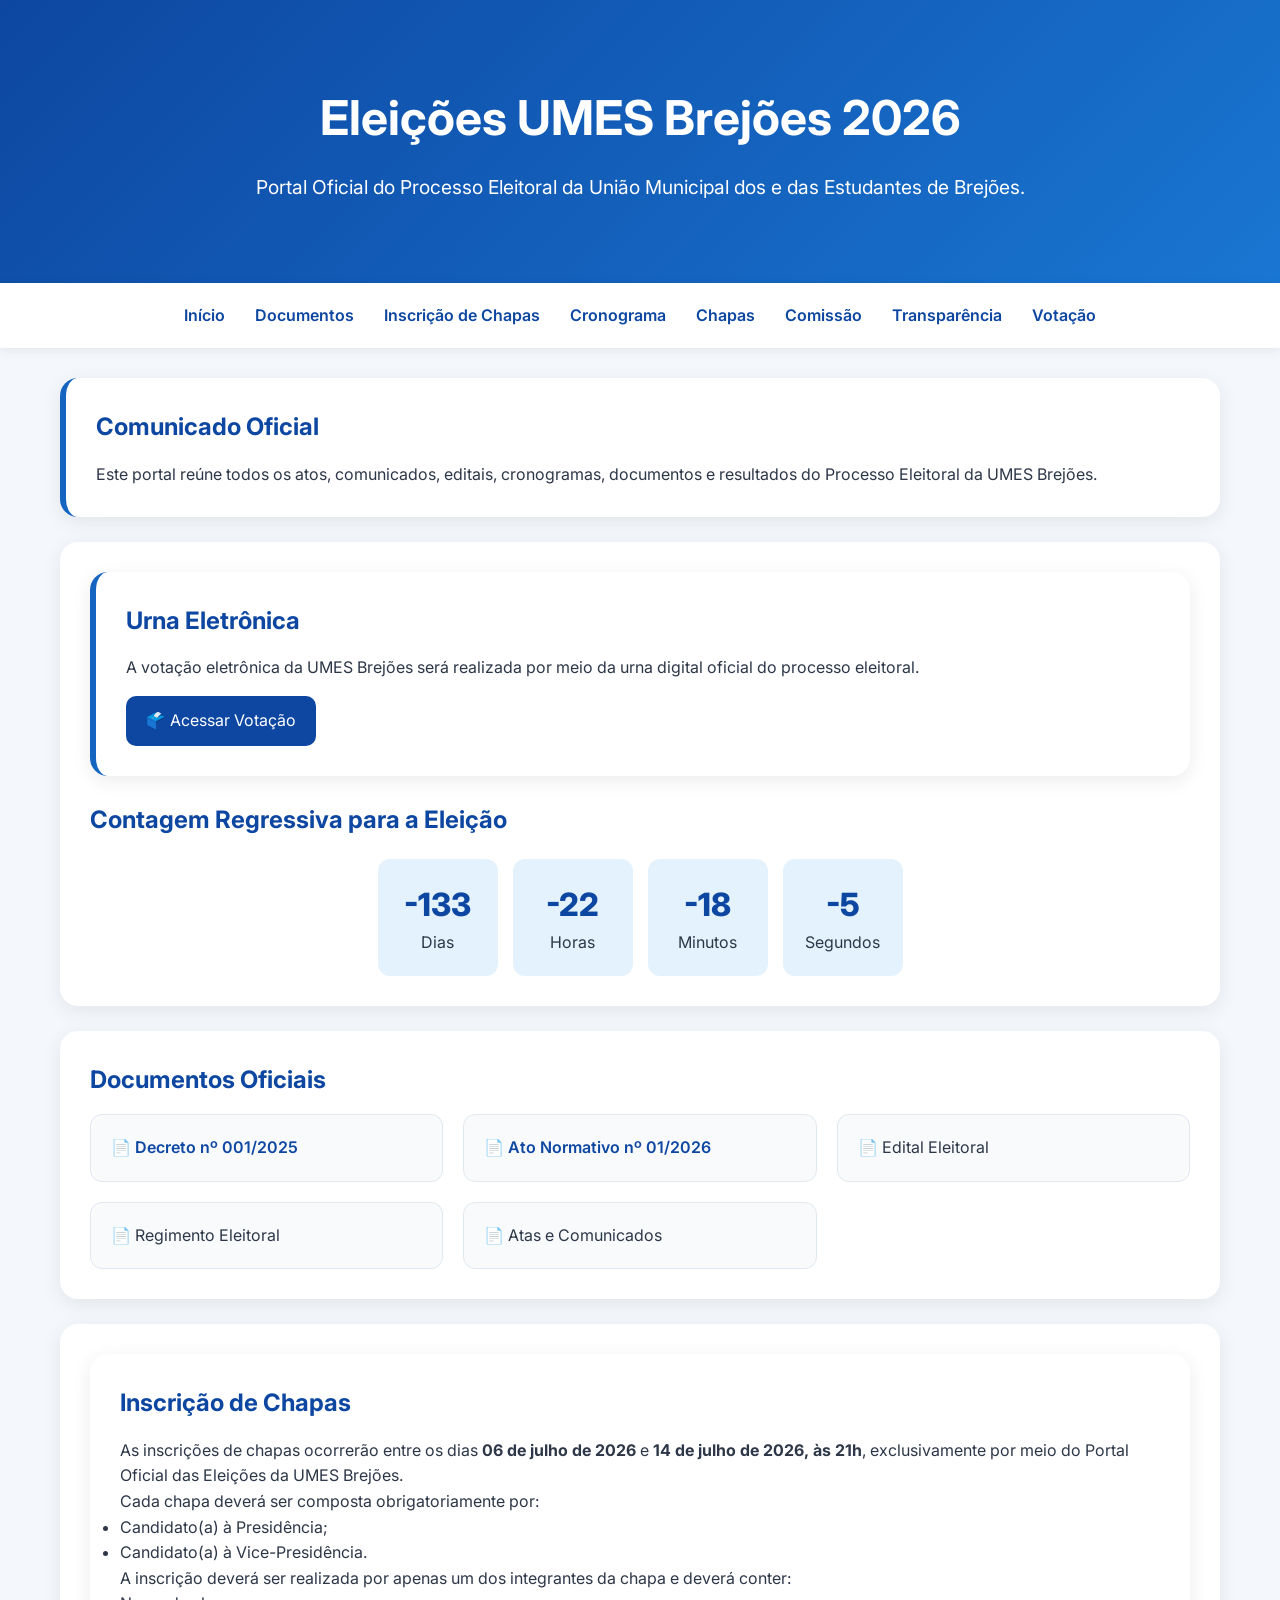
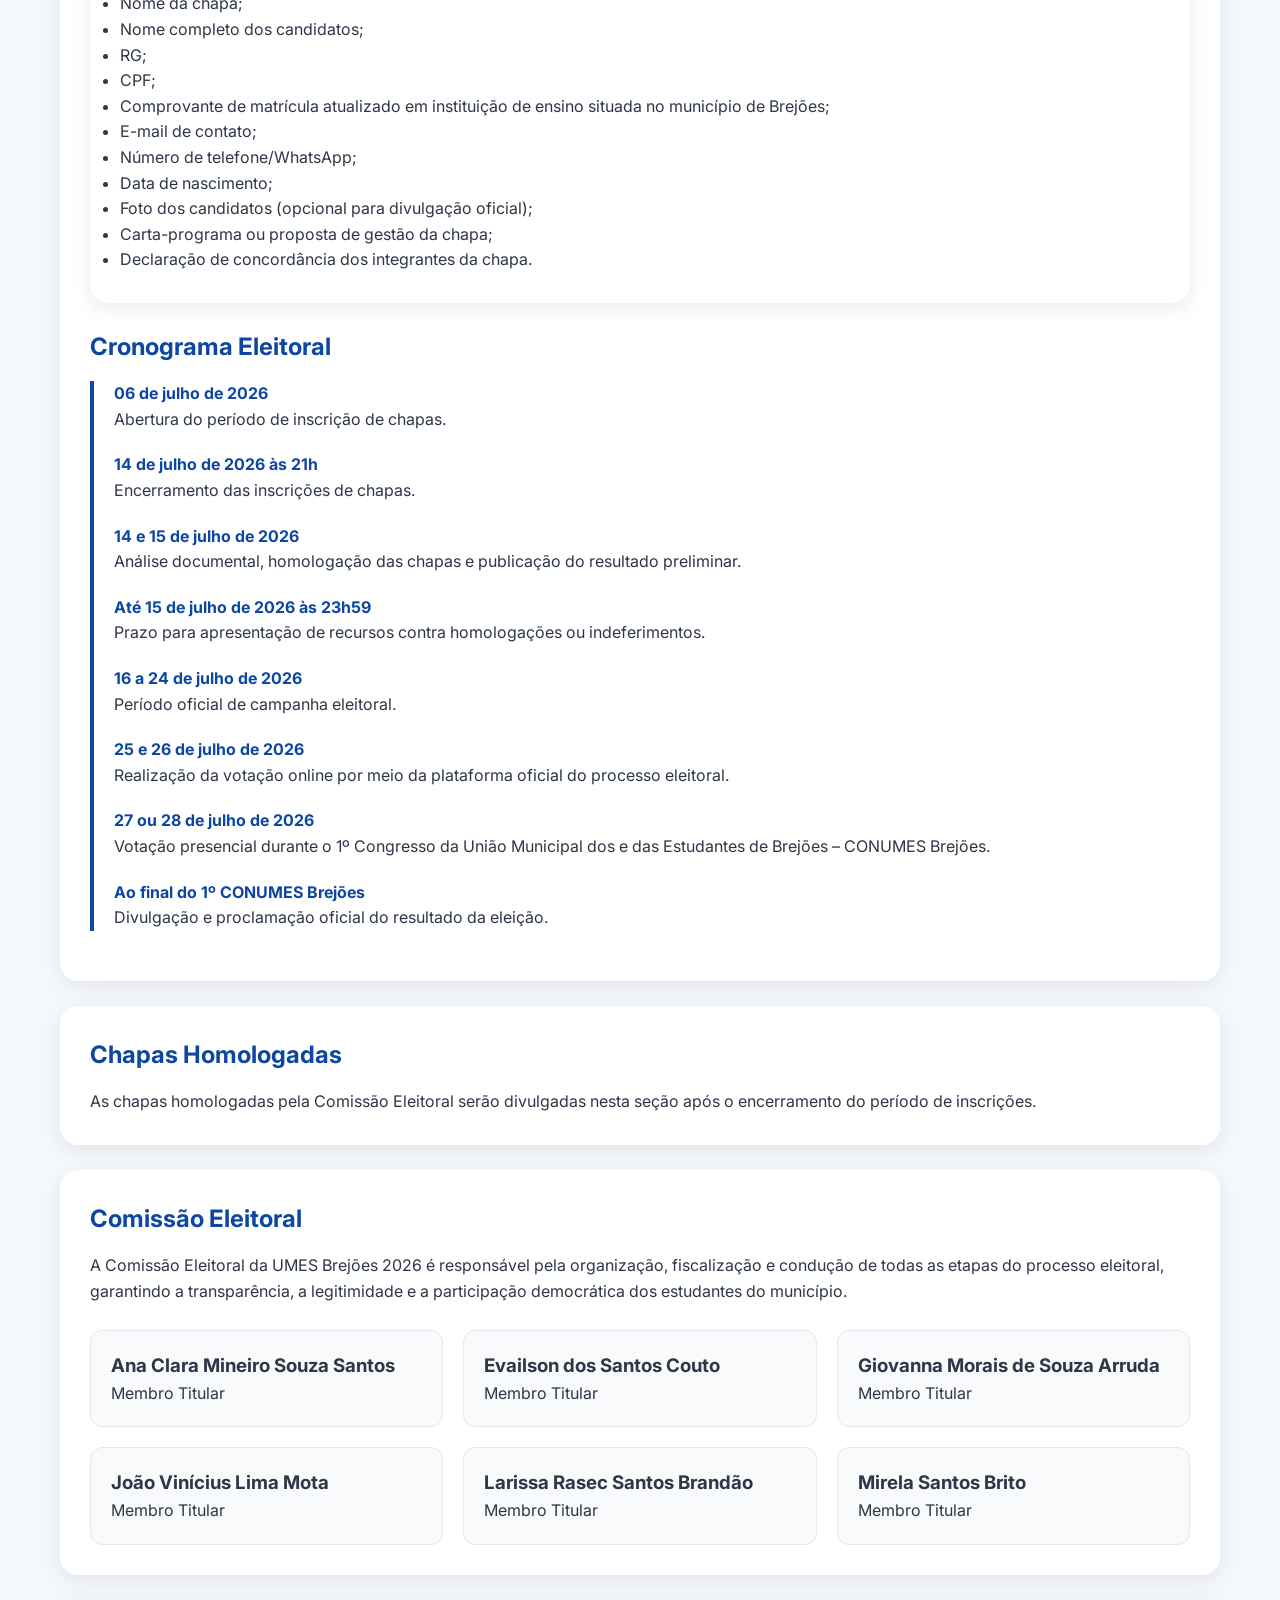
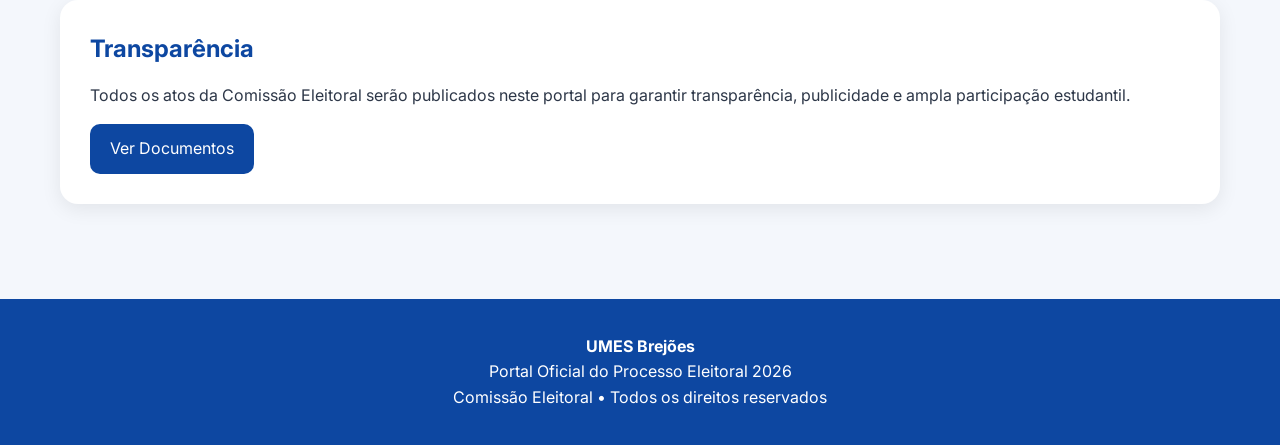
<file: index.html>
<!DOCTYPE html>
<html lang="pt-BR">

<head>
<meta charset="UTF-8">
<meta name="viewport" content="width=device-width, initial-scale=1.0">

<title>Portal Eleitoral | UMES Brejões 2026</title>

<link rel="preconnect" href="https://fonts.googleapis.com">
<link href="https://fonts.googleapis.com/css2?family=Inter:wght@300;400;500;600;700;800&display=swap" rel="stylesheet">

<style>

:root{
--azul:#0D47A1;
--azul-claro:#1565C0;
--fundo:#F4F7FC;
--texto:#2D3748;
--branco:#FFFFFF;
}

*{
margin:0;
padding:0;
box-sizing:border-box;
scroll-behavior:smooth;
}

body{
font-family:'Inter',sans-serif;
background:var(--fundo);
color:var(--texto);
line-height:1.6;
}

header{
background:linear-gradient(135deg,#0D47A1,#1976D2);
color:white;
padding:80px 20px;
text-align:center;
}

header h1{
font-size:3rem;
margin-bottom:15px;
}

header p{
font-size:1.2rem;
max-width:800px;
margin:auto;
}

nav{
background:white;
box-shadow:0 2px 10px rgba(0,0,0,.08);
position:sticky;
top:0;
z-index:1000;
}

nav ul{
list-style:none;
display:flex;
justify-content:center;
flex-wrap:wrap;
padding:15px;
}

nav li{
margin:5px 15px;
}

nav a{
text-decoration:none;
color:var(--azul);
font-weight:600;
}

.container{
max-width:1200px;
margin:auto;
padding:30px 20px;
}

.card{
background:white;
padding:30px;
border-radius:18px;
margin-bottom:25px;
box-shadow:0 5px 20px rgba(0,0,0,.08);
}

.card h2{
color:var(--azul);
margin-bottom:15px;
}

.destaque{
border-left:6px solid var(--azul-claro);
}

.grid{
display:grid;
grid-template-columns:repeat(auto-fit,minmax(280px,1fr));
gap:20px;
}

.doc,
.membro{
background:#F8FAFC;
padding:20px;
border-radius:12px;
border:1px solid #E2E8F0;
}

.doc a{
text-decoration:none;
color:var(--azul);
font-weight:600;
}

.timeline{
border-left:4px solid var(--azul);
padding-left:20px;
}

.timeline div{
margin-bottom:20px;
}

.timeline strong{
color:var(--azul);
}

.cronometro{
display:flex;
justify-content:center;
gap:15px;
flex-wrap:wrap;
margin-top:20px;
}

.box{
background:#E3F2FD;
padding:20px;
border-radius:12px;
min-width:120px;
text-align:center;
}

.box span{
display:block;
font-size:2rem;
font-weight:800;
color:var(--azul);
}

.botao{
display:inline-block;
padding:12px 20px;
background:var(--azul);
color:white;
text-decoration:none;
border-radius:10px;
margin-top:15px;
}

footer{
background:#0D47A1;
color:white;
text-align:center;
padding:35px 20px;
margin-top:40px;
}

@media(max-width:768px){

header h1{
font-size:2rem;
}

header p{
font-size:1rem;
}

}

</style>

</head>

<body>

<header>

<h1>Eleições UMES Brejões 2026</h1>

<p>
Portal Oficial do Processo Eleitoral da União Municipal dos e das Estudantes de Brejões.
</p>

</header>

<nav>

<ul>
<li><a href="#inicio">Início</a></li>
<li><a href="#documentos">Documentos</a></li>
<li><a href="#inscricoes">Inscrição de Chapas</a></li>
<li><a href="#cronograma">Cronograma</a></li>
<li><a href="#chapas">Chapas</a></li>
<li><a href="#comissao">Comissão</a></li>
<li><a href="#transparencia">Transparência</a></li>
<li><a href="votacao.html">Votação</a></li>
</ul>

</nav>

<div class="container">

<section id="inicio">

<div class="card destaque">

<h2>Comunicado Oficial</h2>

<p>
Este portal reúne todos os atos, comunicados, editais, cronogramas, documentos e resultados do Processo Eleitoral da UMES Brejões.
</p>

</div>

<div class="card">

<div class="card destaque">

<h2>Urna Eletrônica</h2>

<p>
A votação eletrônica da UMES Brejões será realizada por meio da urna digital oficial do processo eleitoral.
</p>

<a href="votacao.html" class="botao">
🗳️ Acessar Votação
</a>

</div>

<h2>Contagem Regressiva para a Eleição</h2>

<div class="cronometro">

<div class="box">
<span id="dias">00</span>
Dias
</div>

<div class="box">
<span id="horas">00</span>
Horas
</div>

<div class="box">
<span id="minutos">00</span>
Minutos
</div>

<div class="box">
<span id="segundos">00</span>
Segundos
</div>

</div>

</div>

</section>

<section id="documentos">

<div class="card">

<h2>Documentos Oficiais</h2>

<div class="grid">

<div class="doc">
<a href="documentos/DECRETO%20N%C2%B0%20001%20DE%2021%20DE%20MAIO%20DE%202025.pdf" target="_blank">
📄 Decreto nº 001/2025
</a>
</div>

<div class="doc">
<a href="documentos/ato-normativo-01-2026.pdf" target="_blank">
📄 Ato Normativo nº 01/2026
</a>
</div>
  
<div class="doc">
📄 Edital Eleitoral
</div>

<div class="doc">
📄 Regimento Eleitoral
</div>

<div class="doc">
📄 Atas e Comunicados
</div>

</div>

</div>

</section>

<section id="cronograma">

<div class="card">

  <section id="inscricoes">

<div class="card">

<h2>Inscrição de Chapas</h2>

<p>
As inscrições de chapas ocorrerão entre os dias <strong>06 de julho de 2026</strong> e <strong>14 de julho de 2026, às 21h</strong>, exclusivamente por meio do Portal Oficial das Eleições da UMES Brejões.
</p>

<p>
Cada chapa deverá ser composta obrigatoriamente por:
</p>

<ul>
<li>Candidato(a) à Presidência;</li>
<li>Candidato(a) à Vice-Presidência.</li>
</ul>

<p>
A inscrição deverá ser realizada por apenas um dos integrantes da chapa e deverá conter:
</p>

<ul>
<li>Nome da chapa;</li>
<li>Nome completo dos candidatos;</li>
<li>RG;</li>
<li>CPF;</li>
<li>Comprovante de matrícula atualizado em instituição de ensino situada no município de Brejões;</li>
<li>E-mail de contato;</li>
<li>Número de telefone/WhatsApp;</li>
<li>Data de nascimento;</li>
<li>Foto dos candidatos (opcional para divulgação oficial);</li>
<li>Carta-programa ou proposta de gestão da chapa;</li>
<li>Declaração de concordância dos integrantes da chapa.</li>
</ul>

</div>

  </section>
  
<h2>Cronograma Eleitoral</h2>

<div class="timeline">

<div>
<strong>06 de julho de 2026</strong><br>
Abertura do período de inscrição de chapas.
</div>

<div>
<strong>14 de julho de 2026 às 21h</strong><br>
Encerramento das inscrições de chapas.
</div>

<div>
<strong>14 e 15 de julho de 2026</strong><br>
Análise documental, homologação das chapas e publicação do resultado preliminar.
</div>

<div>
<strong>Até 15 de julho de 2026 às 23h59</strong><br>
Prazo para apresentação de recursos contra homologações ou indeferimentos.
</div>

<div>
<strong>16 a 24 de julho de 2026</strong><br>
Período oficial de campanha eleitoral.
</div>

<div>
<strong>25 e 26 de julho de 2026</strong><br>
Realização da votação online por meio da plataforma oficial do processo eleitoral.
</div>

<div>
<strong>27 ou 28 de julho de 2026</strong><br>
Votação presencial durante o 1º Congresso da União Municipal dos e das Estudantes de Brejões – CONUMES Brejões.
</div>

<div>
<strong>Ao final do 1º CONUMES Brejões</strong><br>
Divulgação e proclamação oficial do resultado da eleição.
</div>

</div>

</div>

</section>

<section id="chapas">

<div class="card">

<h2>Chapas Homologadas</h2>

<p>
As chapas homologadas pela Comissão Eleitoral serão divulgadas nesta seção após o encerramento do período de inscrições.
</p>

</div>

</section>

<section id="comissao">

<div class="card">

<h2>Comissão Eleitoral</h2>

<p>
A Comissão Eleitoral da UMES Brejões 2026 é responsável pela organização, fiscalização e condução de todas as etapas do processo eleitoral, garantindo a transparência, a legitimidade e a participação democrática dos estudantes do município.
</p>
<br>
  
<div class="grid">

<div class="membro">
<h3>Ana Clara Mineiro Souza Santos</h3>
<p>Membro Titular</p>
</div>
  
<div class="membro">
<h3>Evailson dos Santos Couto</h3>
<p>Membro Titular</p>
</div>

<div class="membro">
<h3>Giovanna Morais de Souza Arruda</h3>
<p>Membro Titular</p>
</div>
  
<div class="membro">
<h3>João Vinícius Lima Mota</h3>
<p>Membro Titular</p>
</div>

<div class="membro">
<h3>Larissa Rasec Santos Brandão</h3>
<p>Membro Titular</p>
</div>
  
<div class="membro">
<h3>Mirela Santos Brito</h3>
<p>Membro Titular</p>
</div>

</div>

</div>

</section>

<section id="transparencia">

<div class="card">

<h2>Transparência</h2>

<p>
Todos os atos da Comissão Eleitoral serão publicados neste portal para garantir transparência, publicidade e ampla participação estudantil.
</p>

<a href="#documentos" class="botao">
Ver Documentos
</a>

</div>

</section>

</div>

<footer>

<p><strong>UMES Brejões</strong></p>

<p>
Portal Oficial do Processo Eleitoral 2026
</p>

<p>
Comissão Eleitoral • Todos os direitos reservados
</p>

</footer>

<script>

const dataEleicao = new Date("2026-07-25T06:00:00").getTime();
  
setInterval(() => {

const agora = new Date().getTime();
const distancia = dataEleicao - agora;

const dias = Math.floor(distancia / (1000 * 60 * 60 * 24));
const horas = Math.floor((distancia % (1000 * 60 * 60 * 24)) / (1000 * 60 * 60));
const minutos = Math.floor((distancia % (1000 * 60 * 60)) / (1000 * 60));
const segundos = Math.floor((distancia % (1000 * 60)) / 1000);

document.getElementById("dias").innerText = dias;
document.getElementById("horas").innerText = horas;
document.getElementById("minutos").innerText = minutos;
document.getElementById("segundos").innerText = segundos;

}, 1000);

</script>

</body>
</html>
</file>
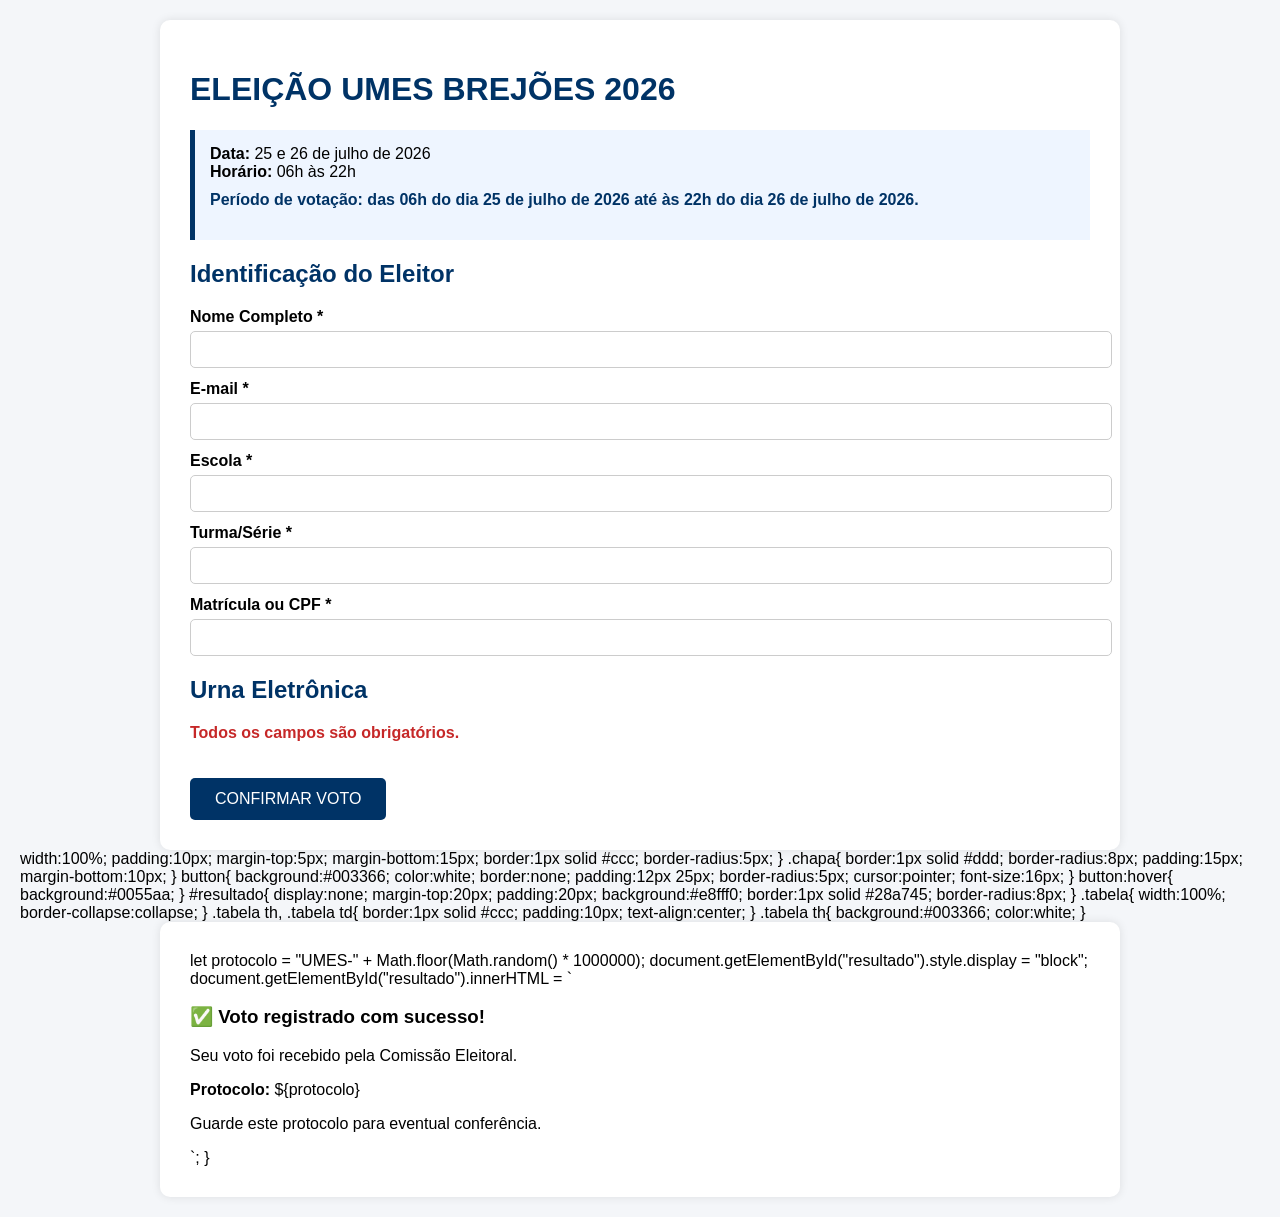
<file: votacao.html>
<!DOCTYPE html>
<html lang="pt-BR">
<head>
<meta charset="UTF-8">
<meta name="viewport" content="width=device-width, initial-scale=1.0">
<title>Votação | UMES Brejões 2026</title>

<style>
body{
    font-family: Arial, sans-serif;
    background:#f4f6f9;
    margin:0;
    padding:20px;
}

.container{
    max-width:900px;
    margin:auto;
    background:white;
    padding:30px;
    border-radius:10px;
    box-shadow:0 0 10px rgba(0,0,0,.1);
}

h1,h2{
    color:#003366;
}

.info{
    background:#eef5ff;
    padding:15px;
    border-left:5px solid #003366;
    margin-bottom:20px;
}

label{
    display:block;
    margin-top:12px;
    font-weight:bold;
}

input{
    width:100%;
    padding:10px;
    margin-top:5px;
    border:1px solid #ccc;
    border-radius:5px;
}

.chapa{
    border:1px solid #ddd;
    border-radius:8px;
    padding:15px;
    margin:10px 0;
}

.chapa input{
    width:auto;
}

button{
    background:#003366;
    color:white;
    border:none;
    padding:12px 25px;
    border-radius:5px;
    cursor:pointer;
    font-size:16px;
    margin-top:20px;
}

button:hover{
    background:#0055aa;
}

#resultado{
    display:none;
    margin-top:20px;
    padding:20px;
    background:#e8fff0;
    border:1px solid #28a745;
    border-radius:8px;
}

.aviso{
    color:#c62828;
    font-weight:bold;
}
</style>
</head>

<body>

<div class="container">

<h1>ELEIÇÃO UMES BREJÕES 2026</h1>

<div class="info">
<strong>Data:</strong> 25 e 26 de julho de 2026<br>
<strong>Horário:</strong> 06h às 22h

<p style="color:#003366;font-weight:bold;margin-top:10px;">
Período de votação: das 06h do dia 25 de julho de 2026 até às 22h do dia 26 de julho de 2026.
</p>

</div>

<h2>Identificação do Eleitor</h2>

<label>Nome Completo *</label>
<input type="text" id="nome">

<label>E-mail *</label>
<input type="email" id="email">

<label>Escola *</label>
<input type="text" id="escola">

<label>Turma/Série *</label>
<input type="text" id="turma">

<label>Matrícula ou CPF *</label>
<input type="text" id="identificador">

<h2>Urna Eletrônica</h2>

<div id="listaChapas"></div>

<p class="aviso">
Todos os campos são obrigatórios.
</p>

<button onclick="registrarVoto()">
CONFIRMAR VOTO
</button>

<div id="resultado"></div>

</div>

<script type="module">

import { initializeApp } from "https://www.gstatic.com/firebasejs/12.0.0/firebase-app.js";

import {
getFirestore,
collection,
getDocs,
addDoc,
query,
where,
doc,
getDoc,
setDoc
}
from "https://www.gstatic.com/firebasejs/12.0.0/firebase-firestore.js";

const firebaseConfig = {
  apiKey: "AIzaSyBCgk_6cEcCF4_O2pACTSkhk1IInC-1Uro",
  authDomain: "umes-brejoes-eleicoes-2026.firebaseapp.com",
  projectId: "umes-brejoes-eleicoes-2026",
  storageBucket: "umes-brejoes-eleicoes-2026.firebasestorage.app",
  messagingSenderId: "406100216755",
  appId: "1:406100216755:web:f994e5e2d386a2e97ed9c6",
  measurementId: "G-F5EWF15PVY"
};

// Initialize Firebase
const app = initializeApp(firebaseConfig);
const db = getFirestore(app);

async function carregarChapas(){

const lista =
document.getElementById("listaChapas");

lista.innerHTML = "";

const snapshot =
await getDocs(
collection(db,"chapas")
);

snapshot.forEach((documento)=>{

const dados = documento.data();

if(dados.status === "Homologada"){

lista.innerHTML += `

<div class="chapa">

<label>

<input
type="radio"
name="voto"
value="Chapa ${dados.numero}">

<strong>
CHAPA ${dados.numero}
</strong>

<br>

${dados.nome}

<br>

Presidente: ${dados.presidente}

<br>

Vice-Presidente: ${dados.vice}

</label>

</div>

`;

}

});

lista.innerHTML += `

<div class="chapa">

<label>

<input
type="radio"
name="voto"
value="Branco">

VOTO EM BRANCO

</label>

</div>

`;

}

carregarChapas();

window.registrarVoto = async function(){

window.registrarVoto = async function(){

const inicioVotacao =
new Date("2026-07-25T06:00:00");

const fimVotacao =
new Date("2026-07-26T22:00:00");

const agora = new Date();

if(
agora < inicioVotacao ||
agora > fimVotacao
){

alert(
"A votação não está disponível neste momento."
);

return;

}

const nome = document.getElementById("nome").value.trim();
const email = document.getElementById("email").value.trim();
const escola = document.getElementById("escola").value.trim();
const turma = document.getElementById("turma").value.trim();
const identificador = document.getElementById("identificador").value.trim();

const votoSelecionado =
document.querySelector('input[name="voto"]:checked');

if(
nome === "" ||
email === "" ||
escola === "" ||
turma === "" ||
identificador === "" ||
!votoSelecionado
){
alert(
"Preencha todos os campos e selecione uma opção de voto."
);
return;
}

try{

// Verifica CPF ou Matrícula
const eleitorRef =
doc(db,"eleitores",identificador);

const eleitorExistente =
await getDoc(eleitorRef);

if(eleitorExistente.exists()){

alert(
"Você já votou nesta eleição."
);

return;

}

// Verifica E-mail
const consultaEmail = query(
collection(db,"eleitores"),
where("email","==",email)
);

const resultadoEmail =
await getDocs(consultaEmail);

if(!resultadoEmail.empty){

alert(
"Já existe um voto registrado para este e-mail."
);

return;

}

// Gera protocolo
const protocolo =
"UMES-" + Date.now();

// Salva voto
await addDoc(collection(db,"votos"),{

voto:votoSelecionado.value,
protocolo,
dataHora:new Date()

});

await setDoc(
doc(db,"eleitores",identificador),
{

nome,
email,
escola,
turma,
protocolo,
dataHora:new Date(),
votou:true

}
);

document.getElementById("resultado").style.display = "block";

document.getElementById("resultado").innerHTML = `
<h3>✅ Voto registrado com sucesso!</h3>

<p>Seu voto foi recebido pela Comissão Eleitoral.</p>

<p><strong>Protocolo:</strong> ${protocolo}</p>

<p>Guarde este protocolo para eventual conferência.</p>
`;

document.querySelector("button").disabled = true;

}catch(erro){

console.error(erro);

alert(
"Erro ao registrar voto. Tente novamente."
);

}

}

</script>

</body>
</html>    width:100%;
    padding:10px;
    margin-top:5px;
    margin-bottom:15px;
    border:1px solid #ccc;
    border-radius:5px;
}

.chapa{
    border:1px solid #ddd;
    border-radius:8px;
    padding:15px;
    margin-bottom:10px;
}

button{
    background:#003366;
    color:white;
    border:none;
    padding:12px 25px;
    border-radius:5px;
    cursor:pointer;
    font-size:16px;
}

button:hover{
    background:#0055aa;
}

#resultado{
    display:none;
    margin-top:20px;
    padding:20px;
    background:#e8fff0;
    border:1px solid #28a745;
    border-radius:8px;
}

.tabela{
    width:100%;
    border-collapse:collapse;
}

.tabela th,
.tabela td{
    border:1px solid #ccc;
    padding:10px;
    text-align:center;
}

.tabela th{
    background:#003366;
    color:white;
}
</style>
</head>

<body>

<div class="container">

let protocolo = "UMES-" + Math.floor(Math.random() * 1000000);

document.getElementById("resultado").style.display = "block";

document.getElementById("resultado").innerHTML = `
<h3>✅ Voto registrado com sucesso!</h3>

<p>Seu voto foi recebido pela Comissão Eleitoral.</p>

<p><strong>Protocolo:</strong> ${protocolo}</p>

<p>Guarde este protocolo para eventual conferência.</p>
`;

}
</script>

</body>
</html>
</file>
